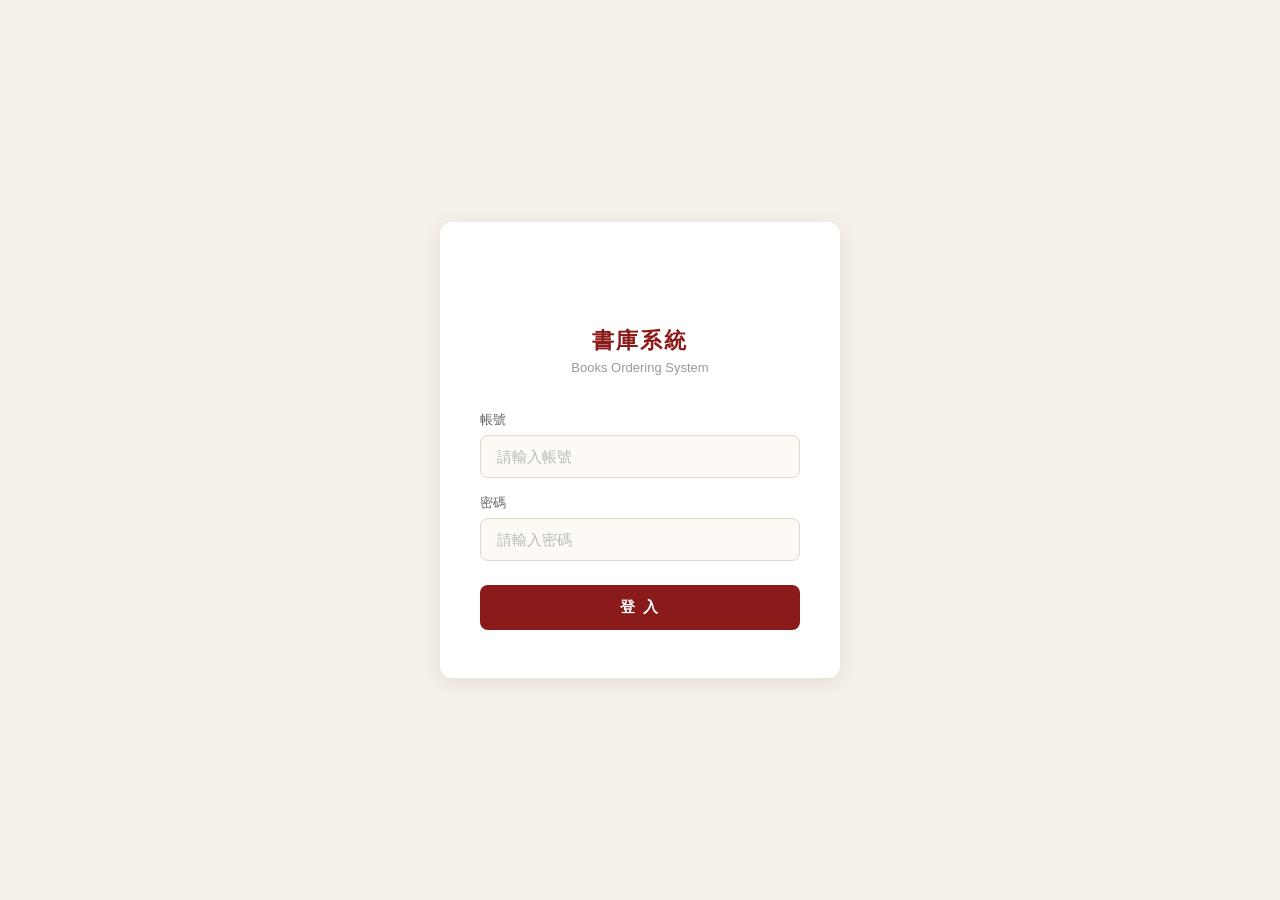
<file: src/main/resources/static/index.html>
<!DOCTYPE html>
<html lang="zh-TW">
<head>
  <meta charset="UTF-8" />
  <meta name="viewport" content="width=device-width, initial-scale=1.0" />
  <title>書庫系統</title>
  <link rel="stylesheet" href="css/style.css" />
  <link rel="stylesheet" href="https://cdnjs.cloudflare.com/ajax/libs/font-awesome/6.5.0/css/all.min.css" />
</head>
<body>

<!-- Header -->
<div class="header">
  <div class="header-left">
    <i class="fa-solid fa-book-bookmark" style="font-size:20px; color:#fff;"></i>
    <span class="header-title">書庫系統</span>
  </div>
  <div class="header-right">
    <div class="user-dropdown">
      <button class="user-toggle" id="user-toggle" onclick="toggleDropdown()">
        <i id="user-icon" class="fa-solid fa-user" style="font-size:15px;color:#F5C9C9;"></i>
        <span id="header-username"></span>
        <span class="arrow">▼</span>
      </button>
      <div class="dropdown-menu" id="dropdown-menu">
        <div class="dropdown-header">
          <div class="dropdown-label">目前登入</div>
          <div class="dropdown-username" id="dropdown-username"></div>
        </div>
        <button class="dropdown-item" onclick="handleLogout()">
          登出
        </button>
      </div>
    </div>
  </div>
</div>

<!-- 主內容 -->
<div class="main">

  <!-- 工具列 -->
  <div class="toolbar">
    <div class="search-wrapper">
      <input class="search-input" id="search-input" type="text" placeholder="搜尋書名、作者、出版社或 ISBN..." oninput="handleSearchInput()" />
      <button class="clear-btn" id="clear-btn" onclick="clearSearch()">✕</button>
    </div>
    <button class="search-btn" onclick="handleSearch()">搜尋</button>
    <button class="ai-entry-btn" onclick="openAiAssistant()" title="AI 書籍助理">
      <i class="fa-solid fa-headset"></i>
      AI 助理
    </button>
    <button class="add-btn" id="add-btn" onclick="openAddModal()">＋ 新增書籍</button>
    <div class="view-toggle">
      <button class="view-btn active" id="btn-grid" onclick="switchView('grid')" title="卡片模式">⊞</button>
      <button class="view-btn" id="btn-list" onclick="switchView('list')" title="清單模式">≡</button>
    </div>
  </div>

  <!-- 書籍卡片區 -->
  <div class="book-grid" id="book-grid"></div>

  <!-- 書籍清單區 -->
  <div id="book-list" style="display:none;">
    <table class="book-table">
      <thead>
      <tr>
        <th>書名</th>
        <th>作者</th>
        <th>出版社</th>
        <th>ISBN</th>
        <th>價格</th>
        <th id="th-actions" style="display:none;">連結</th>
      </tr>
      </thead>
      <tbody id="book-table-body"></tbody>
    </table>
  </div>

  <!-- 空狀態 -->
  <div class="empty-state" id="empty-state"></div>

  <!-- 分頁 -->
  <div class="pagination" id="pagination"></div>

</div>

<!-- 刪除確認 Modal -->
<div class="confirm-overlay" id="confirm-overlay">
  <div class="confirm-modal">
    <div class="confirm-icon">
      <svg width="24" height="24" viewBox="0 0 24 24" fill="none" stroke="#CC3333" stroke-width="2" stroke-linecap="round" stroke-linejoin="round">
        <polyline points="3 6 5 6 21 6"/>
        <path d="M19 6l-1 14a2 2 0 0 1-2 2H8a2 2 0 0 1-2-2L5 6"/>
        <path d="M10 11v6M14 11v6"/>
        <path d="M9 6V4a1 1 0 0 1 1-1h4a1 1 0 0 1 1 1v2"/>
      </svg>
    </div>
    <div class="confirm-title">確定要刪除這本書籍嗎？</div>
    <div class="confirm-desc">此操作無法復原，書籍資料將會永久刪除。</div>
    <div class="confirm-actions">
      <button class="confirm-cancel" onclick="closeConfirm()">取消</button>
      <button class="confirm-delete" onclick="confirmDelete()">確認刪除</button>
    </div>
  </div>
</div>

<!-- 新增／修改 Modal -->
<div class="modal-overlay" id="modal-overlay">
  <div class="modal">
    <div class="modal-title" id="modal-title">新增書籍</div>

    <div class="modal-form-group">
      <label>書名 *</label>
      <input type="text" id="f-title" placeholder="請輸入書名" />
    </div>
    <div class="modal-form-group">
      <label>作者 *</label>
      <input type="text" id="f-author" placeholder="請輸入作者" />
    </div>
    <div class="modal-form-group">
      <label>出版社 *</label>
      <input type="text" id="f-publisher" placeholder="請輸入出版社" />
    </div>
    <div class="modal-form-group">
      <label>ISBN *</label>
      <input type="text" id="f-isbn" placeholder="請輸入 ISBN" />
    </div>
    <div class="modal-form-group">
      <label>價格 *</label>
      <input type="number" id="f-price" placeholder="請輸入價格" min="0" />
    </div>
    <div class="modal-form-group">
      <label>書籍網址</label>
      <input type="url" id="f-url" placeholder="請輸入書籍相關網址" />
    </div>

    <div class="modal-error" id="modal-error"></div>

    <div class="modal-actions">
      <button class="modal-cancel" onclick="closeModal()">取消</button>
      <button class="modal-submit" onclick="handleSubmit()">確認送出</button>
    </div>
  </div>
</div>

<script src="js/config.js"></script>
<script src="js/apiService.js"></script>
<script src="js/book.js"></script>
</body>
</html>
</file>
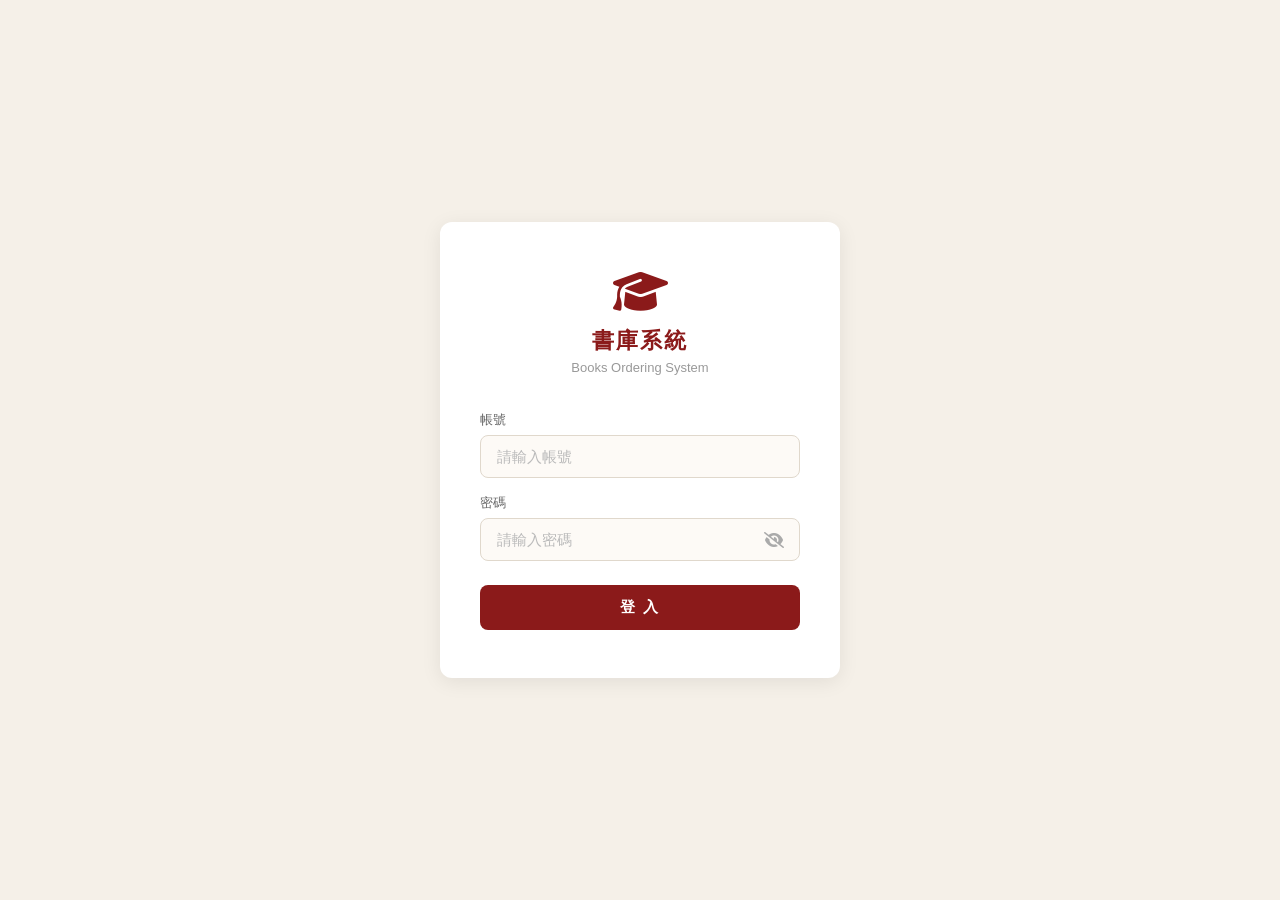
<file: src/main/resources/static/ai-book.html>
<!DOCTYPE html>
<html lang="zh-TW">
<head>
  <meta charset="UTF-8" />
  <meta name="viewport" content="width=device-width, initial-scale=1.0" />
  <title>書庫系統 - AI 助理</title>
  <link rel="stylesheet" href="css/style.css" />
  <link rel="stylesheet" href="https://cdnjs.cloudflare.com/ajax/libs/font-awesome/6.5.0/css/all.min.css" />
</head>
<body class="ai-page">

<div class="header">
  <div class="header-left">
    <button class="header-icon-btn" onclick="goBackToBooks()" title="返回書庫">
      <i class="fa-solid fa-arrow-left"></i>
    </button>
    <i class="fa-solid fa-headset" style="font-size:20px; color:#fff;"></i>
    <span class="header-title">AI 書籍助理</span>
  </div>
  <div class="header-right">
    <div class="user-dropdown">
      <button class="user-toggle" id="user-toggle" onclick="toggleDropdown()">
        <i id="user-icon" class="fa-solid fa-user" style="font-size:15px;color:#F5C9C9;"></i>
        <span id="header-username"></span>
        <span class="arrow">▼</span>
      </button>
      <div class="dropdown-menu" id="dropdown-menu">
        <div class="dropdown-header">
          <div class="dropdown-label">目前登入</div>
          <div class="dropdown-username" id="dropdown-username"></div>
        </div>
        <button class="dropdown-item" onclick="handleLogout()">
          登出
        </button>
      </div>
    </div>
  </div>
</div>

<main class="ai-shell">
  <section class="ai-panel">
    <div class="ai-panel-header">
      <div class="ai-agent-mark">
        <i class="fa-solid fa-book-open-reader"></i>
      </div>
      <div>
        <div class="ai-panel-title">書庫智能客服</div>
        <div class="ai-panel-status">
          <span class="ai-status-dot"></span>
          依目前書庫資料回答
        </div>
      </div>
    </div>

    <div class="ai-chat" id="ai-chat" aria-live="polite"></div>

    <div class="ai-suggestions" id="ai-suggestions">
      <button type="button" onclick="useSuggestion('請推薦適合初學者的書')">初學者書籍</button>
      <button type="button" onclick="useSuggestion('目前有哪些出版社的書？')">出版社整理</button>
      <button type="button" onclick="useSuggestion('請找價格較低的書')">價格查詢</button>
    </div>

    <form class="ai-input-bar" onsubmit="handleAiSubmit(event)" autocomplete="off">
      <textarea id="ai-question" rows="1" placeholder="輸入想詢問的書籍問題..." maxlength="300" autocomplete="off" spellcheck="false"></textarea>
      <button class="ai-send-btn" id="ai-send-btn" type="submit" title="送出問題">
        <i class="fa-solid fa-paper-plane"></i>
      </button>
    </form>
  </section>
</main>

<script src="js/config.js"></script>
<script src="js/apiService.js"></script>
<script src="js/aiBook.js"></script>
</body>
</html>
</file>
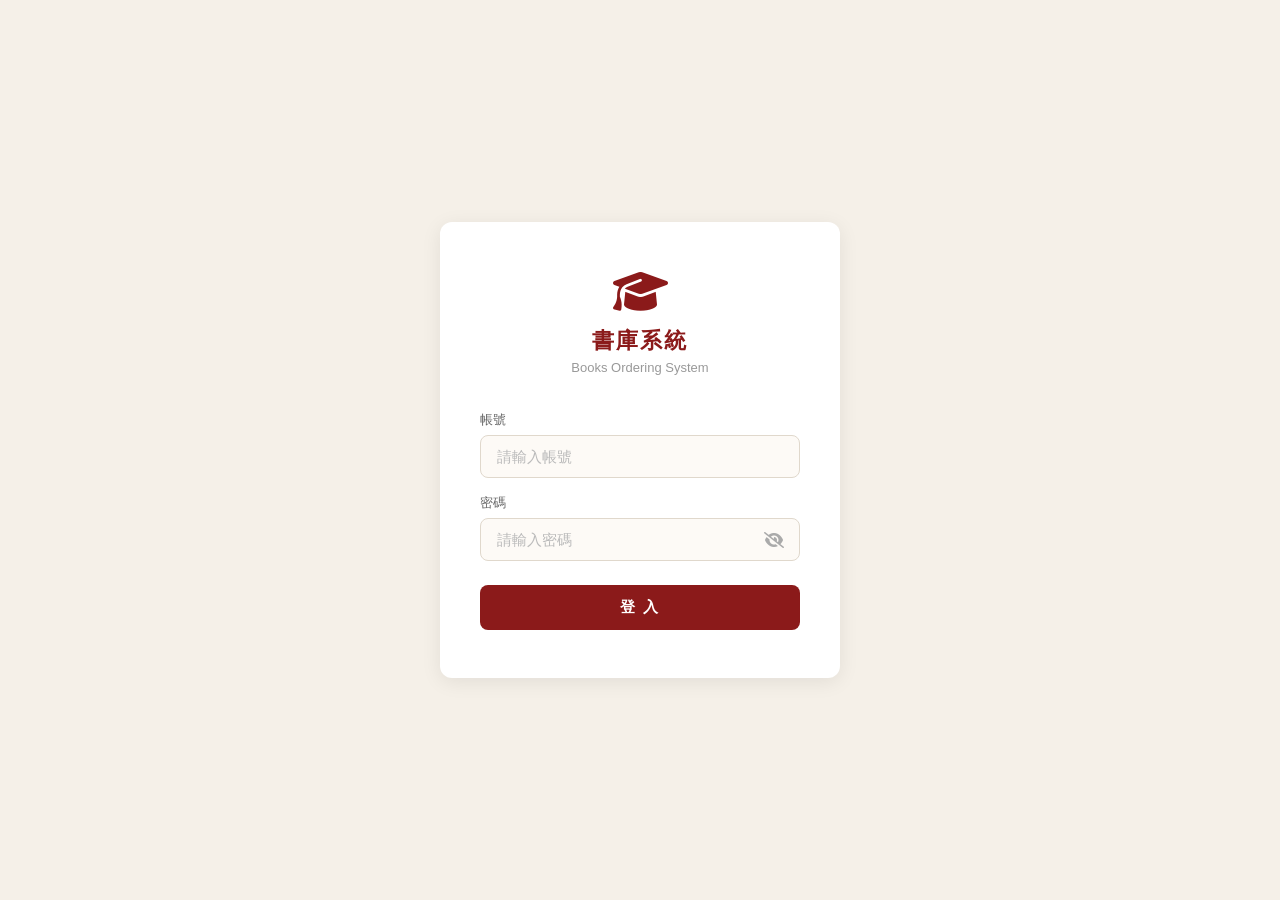
<file: src/main/resources/static/login.html>
<!DOCTYPE html>
<html lang="zh-TW">
<head>
  <meta charset="UTF-8" />
  <meta name="viewport" content="width=device-width, initial-scale=1.0" />
  <title>書庫系統 - 登入</title>
  <link rel="stylesheet" href="css/style.css" />
  <link rel="stylesheet" href="https://cdnjs.cloudflare.com/ajax/libs/font-awesome/6.5.0/css/all.min.css" />
</head>
<body class="login-page">

  <div class="login-card">

    <div class="logo-area">
      <div class="logo-icon">
        <i class="fa-solid fa-graduation-cap" style="font-size:44px; color:#8B1A1A;"></i>
      </div>
      <div class="logo-title">書庫系統</div>
      <div class="logo-subtitle">Books Ordering System</div>
    </div>

    <div class="form-group">
      <label for="username">帳號</label>
      <input type="text" id="username" placeholder="請輸入帳號" />
    </div>

    <div class="form-group">
      <label for="password">密碼</label>
      <div class="password-wrapper">
        <input type="password" id="password" placeholder="請輸入密碼" />
        <button class="toggle-password" type="button" onclick="togglePassword()" id="toggle-btn" aria-label="顯示或隱藏密碼"></button>
      </div>
    </div>

    <div class="error-message" id="error-message"></div>

    <button class="login-btn" id="login-btn">登 入</button>

  </div>

  <script src="js/config.js"></script>
  <script src="js/apiService.js"></script>
  <script src="js/auth.js"></script>
</body>
</html>
</file>
<file: src/main/resources/static/css/style.css>
/* ========== 共用樣式 ========== */
* {
  margin: 0;
  padding: 0;
  box-sizing: border-box;
}

body {
  font-family: 'Segoe UI', 'Microsoft JhengHei', sans-serif;
  background-color: #F5F0E8;
  min-height: 100vh;
}

/* ========== 登入頁面樣式 ========== */
body.login-page {
  display: flex;
  align-items: center;
  justify-content: center;
}
.login-card {
      background-color: #ffffff;
      border-radius: 12px;
      padding: 48px 40px;
      width: 100%;
      max-width: 400px;
      box-shadow: 0 4px 20px rgba(0, 0, 0, 0.08);
    }

    .logo-area {
      text-align: center;
      margin-bottom: 36px;
    }

    .logo-icon {
      margin-bottom: 12px;
      display: flex;
      justify-content: center;
    }

    .logo-title {
      font-size: 22px;
      font-weight: 700;
      color: #8B1A1A;
      letter-spacing: 2px;
    }

    .logo-subtitle {
      font-size: 13px;
      color: #999;
      margin-top: 4px;
    }

    .form-group {
      margin-bottom: 16px;
    }

    .form-group label {
      display: block;
      font-size: 13px;
      color: #666;
      margin-bottom: 6px;
    }

    .form-group input {
      width: 100%;
      padding: 12px 16px;
      border: 1.5px solid #E0D8CC;
      border-radius: 8px;
      font-size: 15px;
      color: #333;
      background-color: #FDFAF6;
      outline: none;
      transition: border-color 0.2s;
    }

    .form-group input:focus {
      border-color: #8B1A1A;
      background-color: #fff;
    }

    .form-group input::placeholder {
      color: #bbb;
    }

    .error-message {
      display: none;
      font-size: 13px;
      color: #CC3333;
      margin-bottom: 12px;
      padding-left: 2px;
    }

    .error-message.show {
      display: block;
    }

    .password-wrapper {
      position: relative;
    }

    .password-wrapper input {
      width: 100%;
      padding: 12px 44px 12px 16px;
      border: 1.5px solid #E0D8CC;
      border-radius: 8px;
      font-size: 15px;
      color: #333;
      background-color: #FDFAF6;
      outline: none;
      transition: border-color 0.2s;
    }

    .password-wrapper input:focus {
      border-color: #8B1A1A;
      background-color: #fff;
    }

    .toggle-password {
      position: absolute;
      right: 12px;
      top: 50%;
      transform: translateY(-50%);
      background: none;
      border: none;
      cursor: pointer;
      padding: 4px;
      color: #aaa;
      font-size: 18px;
      line-height: 1;
    }

    .toggle-password:hover {
      color: #8B1A1A;
    }
    .login-btn {
      width: 100%;
      padding: 13px;
      background-color: #8B1A1A;
      color: #ffffff;
      border: none;
      border-radius: 8px;
      font-size: 15px;
      font-weight: 600;
      letter-spacing: 2px;
      cursor: pointer;
      margin-top: 8px;
      transition: background-color 0.2s;
    }

    .login-btn:hover {
      background-color: #6E1414;
    }

    .login-btn:active {
      background-color: #5A1010;
    }

    .login-btn:disabled {
      background-color: #C49090;
      cursor: not-allowed;
    }

/* ========== 主頁面樣式 ========== */
* { margin: 0; padding: 0; box-sizing: border-box; }

    body {
      background-color: #F5F0E8;
      font-family: 'Segoe UI', 'Microsoft JhengHei', sans-serif;
      color: #333;
      min-height: 100vh;
    }

    /* ── Header ── */
    .header {
      background-color: #8B1A1A;
      padding: 0 32px;
      height: 60px;
      display: flex;
      align-items: center;
      justify-content: space-between;
    }

    .header-left {
      display: flex;
      align-items: center;
      gap: 10px;
    }

    .header-title {
      color: #fff;
      font-size: 18px;
      font-weight: 700;
      letter-spacing: 2px;
    }

    .header-right {
      display: flex;
      align-items: center;
      gap: 16px;
    }

    .header-username {
      color: #F5C9C9;
      font-size: 13px;
    }

    .user-dropdown {
      position: relative;
    }

    .user-toggle {
      background: transparent;
      border: 1px solid #F5C9C9;
      color: #F5C9C9;
      padding: 6px 14px;
      border-radius: 6px;
      font-size: 13px;
      cursor: pointer;
      transition: all 0.2s;
      display: flex;
      align-items: center;
      gap: 6px;
    }

    .user-toggle:hover {
      background: rgba(255,255,255,0.15);
      color: #fff;
      border-color: #fff;
    }

    .user-toggle .arrow {
      font-size: 10px;
      transition: transform 0.2s;
    }

    .user-toggle.open .arrow {
      transform: rotate(180deg);
    }

    .dropdown-menu {
      display: none;
      position: absolute;
      top: calc(100% + 8px);
      right: 0;
      background: #fff;
      border-radius: 8px;
      box-shadow: 0 4px 16px rgba(0,0,0,0.12);
      min-width: 160px;
      overflow: hidden;
      z-index: 50;
    }

    .dropdown-menu.show {
      display: block;
    }

    .dropdown-header {
      padding: 12px 16px 8px;
      border-bottom: 1px solid #F0EBE0;
    }

    .dropdown-label {
      font-size: 11px;
      color: #aaa;
      margin-bottom: 2px;
    }

    .dropdown-username {
      font-size: 14px;
      font-weight: 600;
      color: #333;
    }

    .dropdown-item {
      display: flex;
      align-items: center;
      gap: 8px;
      padding: 10px 16px;
      font-size: 13px;
      color: #CC3333;
      cursor: pointer;
      transition: background 0.2s;
      border: none;
      background: none;
      width: 100%;
      text-align: left;
    }

    .dropdown-item:hover {
      background: #FFF0F0;
    }

    /* ── 主內容區 ── */
    .main {
      max-width: 1100px;
      margin: 0 auto;
      padding: 32px 24px;
    }

    /* ── 工具列 ── */
    .toolbar {
      display: flex;
      align-items: center;
      gap: 12px;
      margin-bottom: 24px;
      flex-wrap: wrap;
    }

    .search-input {
      flex: 1;
      min-width: 200px;
      padding: 10px 16px;
      border: 1.5px solid #E0D8CC;
      border-radius: 8px;
      font-size: 14px;
      background: #fff;
      outline: none;
      transition: border-color 0.2s;
    }

    .search-input:focus {
      border-color: #8B1A1A;
    }

    .search-wrapper {
      flex: 1;
      min-width: 200px;
      position: relative;
      display: flex;
      align-items: center;
    }

    .search-wrapper .search-input {
      width: 100%;
      padding-right: 36px;
    }

    .clear-btn {
      position: absolute;
      right: 10px;
      background: none;
      border: none;
      cursor: pointer;
      color: #aaa;
      font-size: 16px;
      line-height: 1;
      padding: 4px;
      display: none;
      align-items: center;
      justify-content: center;
      border-radius: 50%;
      transition: color 0.2s;
    }

    .clear-btn:hover { color: #8B1A1A; }

    .search-btn {
      padding: 10px 20px;
      background: #8B1A1A;
      color: #fff;
      border: none;
      border-radius: 8px;
      font-size: 14px;
      cursor: pointer;
      transition: background 0.2s;
    }

    .search-btn:hover { background: #6E1414; }

    .ai-entry-btn {
      padding: 10px 16px;
      background: #123C46;
      color: #fff;
      border: none;
      border-radius: 8px;
      font-size: 14px;
      cursor: pointer;
      transition: background 0.2s;
      display: flex;
      align-items: center;
      gap: 8px;
      white-space: nowrap;
    }

    .ai-entry-btn:hover {
      background: #0B2E36;
    }

    .add-btn {
      padding: 10px 20px;
      background: #fff;
      color: #8B1A1A;
      border: 1.5px solid #8B1A1A;
      border-radius: 8px;
      font-size: 14px;
      cursor: pointer;
      transition: all 0.2s;
      display: none;
    }

    .add-btn:hover {
      background: #8B1A1A;
      color: #fff;
    }

    /* ── 書籍卡片區 ── */
    .book-grid {
      display: grid;
      grid-template-columns: repeat(auto-fill, minmax(280px, 1fr));
      gap: 20px;
    }

    .book-card {
      background: #fff;
      border-radius: 10px;
      padding: 20px;
      box-shadow: 0 2px 8px rgba(0,0,0,0.06);
      display: flex;
      flex-direction: row;
      gap: 16px;
    }

    .book-content {
      flex: 1;
      display: flex;
      flex-direction: column;
      gap: 6px;
      min-width: 0;
    }

    .book-title {
      font-size: 16px;
      font-weight: 700;
      color: #8B1A1A;
      line-height: 1.4;
      white-space: nowrap;
      overflow: hidden;
      text-overflow: ellipsis;
      cursor: default;
    }

    .book-author {
      font-size: 13px;
      color: #666;
    }

    .book-info {
      font-size: 12px;
      color: #999;
      line-height: 1.8;
    }

    .book-price {
      font-size: 15px;
      font-weight: 700;
      color: #333;
      margin-top: 4px;
    }

    .book-card {
      position: relative;
    }

    .book-card:hover .book-actions-hover {
      opacity: 1;
    }

    .book-actions {
      display: none;
      gap: 8px;
      margin-top: 8px;
    }

    .book-actions-hover {
      position: absolute;
      bottom: 0;
      left: 0;
      right: 0;
      display: flex;
      gap: 0;
      opacity: 0;
      transition: opacity 0.2s;
      border-radius: 0 0 10px 10px;
      overflow: hidden;
    }

    .edit-btn, .delete-btn {
      flex: 1;
      padding: 10px;
      cursor: pointer;
      border: none;
      transition: all 0.2s;
      border-radius: 0;
      display: flex;
      align-items: center;
      justify-content: center;
    }

    .edit-btn {
      background: rgba(139, 26, 26, 0.88);
      color: #fff;
    }

    .edit-btn:hover { background: rgba(139, 26, 26, 1); }

    .delete-btn {
      background: rgba(180, 40, 40, 0.88);
      color: #fff;
    }

    .delete-btn:hover { background: rgba(180, 40, 40, 1); }

    .book-table .edit-btn,
    .book-table .delete-btn {
      flex: none;
      padding: 6px 8px;
      border-radius: 6px;
      background: none;
      color: #aaa;
      border: 1px solid #E0D8CC;
    }

    .book-table .edit-btn:hover { background: #F5F0E8; color: #8B1A1A; border-color: #8B1A1A; }
    .book-table .delete-btn:hover { background: #FFF0F0; color: #CC3333; border-color: #FFCCCC; }

    /* ── 切換按鈕 ── */
    .view-toggle {
      display: flex;
      border: 1.5px solid #E0D8CC;
      border-radius: 8px;
      overflow: hidden;
    }

    .view-btn {
      padding: 9px 14px;
      background: #fff;
      border: none;
      cursor: pointer;
      font-size: 16px;
      color: #aaa;
      transition: all 0.2s;
    }

    .view-btn.active {
      background: #8B1A1A;
      color: #fff;
    }

    .view-btn:hover:not(.active) {
      background: #F5F0E8;
      color: #8B1A1A;
    }

    /* ── 清單模式 ── */
    .book-table {
      width: 100%;
      border-collapse: collapse;
      background: #fff;
      border-radius: 10px;
      overflow: hidden;
      box-shadow: 0 2px 8px rgba(0,0,0,0.06);
    }

    .book-table th {
      background: #8B1A1A;
      color: #fff;
      padding: 12px 16px;
      font-size: 13px;
      font-weight: 600;
      text-align: left;
    }

    .book-table td {
      padding: 12px 16px;
      font-size: 13px;
      color: #333;
      border-bottom: 1px solid #F0EBE0;
    }

    .book-table tr:last-child td {
      border-bottom: none;
    }

    .book-table tr:hover td {
      background: #FDF9F4;
    }

    .book-table .td-actions {
      display: flex;
      gap: 6px;
    }

    .book-table .edit-btn, .book-table .delete-btn {
      padding: 6px 8px;
      font-size: 13px;
    }

    /* ── 空狀態 ── */
    .empty-state {
      text-align: center;
      padding: 60px 0;
      color: #aaa;
      font-size: 15px;
      display: none;
    }

    /* ── 刪除確認 Modal ── */
    .confirm-overlay {
      display: none;
      position: fixed;
      inset: 0;
      background: rgba(0,0,0,0.4);
      z-index: 200;
      align-items: center;
      justify-content: center;
    }

    .confirm-overlay.show {
      display: flex;
    }

    .confirm-modal {
      background: #fff;
      border-radius: 12px;
      padding: 32px;
      width: 100%;
      max-width: 360px;
      margin: 16px;
      text-align: center;
    }

    .confirm-icon {
      width: 48px;
      height: 48px;
      background: #FFF0F0;
      border-radius: 50%;
      display: flex;
      align-items: center;
      justify-content: center;
      margin: 0 auto 16px;
    }

    .confirm-title {
      font-size: 16px;
      font-weight: 700;
      color: #333;
      margin-bottom: 8px;
    }

    .confirm-desc {
      font-size: 13px;
      color: #999;
      margin-bottom: 24px;
      line-height: 1.6;
    }

    .confirm-actions {
      display: flex;
      gap: 10px;
    }

    .confirm-cancel {
      flex: 1;
      padding: 11px;
      background: #F5F0E8;
      color: #666;
      border: 1px solid #E0D8CC;
      border-radius: 8px;
      font-size: 14px;
      cursor: pointer;
      transition: background 0.2s;
    }

    .confirm-cancel:hover { background: #E8E0D0; }

    .confirm-delete {
      flex: 1;
      padding: 11px;
      background: #CC3333;
      color: #fff;
      border: none;
      border-radius: 8px;
      font-size: 14px;
      font-weight: 600;
      cursor: pointer;
      transition: background 0.2s;
    }

    .confirm-delete:hover { background: #AA2222; }

    /* ── Modal 背景 ── */
    .modal-overlay {
      display: none;
      position: fixed;
      inset: 0;
      background: rgba(0,0,0,0.4);
      z-index: 100;
      align-items: center;
      justify-content: center;
    }

    .modal-overlay.show {
      display: flex;
    }

    /* ── Modal 視窗 ── */
    .modal {
      background: #fff;
      border-radius: 12px;
      padding: 32px;
      width: 100%;
      max-width: 480px;
      margin: 16px;
    }

    .modal-title {
      font-size: 18px;
      font-weight: 700;
      color: #8B1A1A;
      margin-bottom: 24px;
    }

    .modal-form-group {
      margin-bottom: 16px;
    }

    .modal-form-group label {
      display: block;
      font-size: 13px;
      color: #666;
      margin-bottom: 6px;
    }

    .modal-form-group input {
      width: 100%;
      padding: 10px 14px;
      border: 1.5px solid #E0D8CC;
      border-radius: 8px;
      font-size: 14px;
      background: #FDFAF6;
      outline: none;
      transition: border-color 0.2s;
    }

    .modal-form-group input:focus {
      border-color: #8B1A1A;
      background: #fff;
    }

    .modal-error {
      display: none;
      font-size: 13px;
      color: #CC3333;
      margin-bottom: 12px;
    }

    .modal-error.show { display: block; }

    .modal-actions {
      display: flex;
      gap: 10px;
      margin-top: 24px;
    }

    .modal-cancel {
      flex: 1;
      padding: 11px;
      background: #F5F0E8;
      color: #666;
      border: 1px solid #E0D8CC;
      border-radius: 8px;
      font-size: 14px;
      cursor: pointer;
      transition: background 0.2s;
    }

    .modal-cancel:hover { background: #E8E0D0; }

    .modal-submit {
      flex: 1;
      padding: 11px;
      background: #8B1A1A;
      color: #fff;
      border: none;
      border-radius: 8px;
      font-size: 14px;
      font-weight: 600;
      cursor: pointer;
      transition: background 0.2s;
    }

    .modal-submit:hover { background: #6E1414; }

/* ========== AI 書籍助理 ========== */
body.ai-page {
  background:
    linear-gradient(180deg, rgba(18, 60, 70, 0.08), rgba(245, 240, 232, 0) 240px),
    #F5F0E8;
}

.header-icon-btn {
  width: 34px;
  height: 34px;
  border: 1px solid rgba(255,255,255,0.42);
  border-radius: 8px;
  background: transparent;
  color: #fff;
  cursor: pointer;
  display: flex;
  align-items: center;
  justify-content: center;
  transition: background 0.2s, border-color 0.2s;
}

.header-icon-btn:hover {
  background: rgba(255,255,255,0.14);
  border-color: #fff;
}

.ai-shell {
  width: 100%;
  max-width: 960px;
  margin: 0 auto;
  padding: 28px 20px;
  min-height: calc(100vh - 60px);
  display: flex;
}

.ai-panel {
  width: 100%;
  min-height: calc(100vh - 116px);
  background: #fff;
  border: 1px solid #E4DCCD;
  border-radius: 8px;
  box-shadow: 0 8px 28px rgba(42, 35, 28, 0.08);
  display: flex;
  flex-direction: column;
  overflow: hidden;
}

.ai-panel-header {
  min-height: 76px;
  padding: 16px 20px;
  border-bottom: 1px solid #F0EBE0;
  background: #FBF8F3;
  display: flex;
  align-items: center;
  gap: 12px;
}

.ai-agent-mark {
  width: 44px;
  height: 44px;
  border-radius: 8px;
  background: #123C46;
  color: #fff;
  display: flex;
  align-items: center;
  justify-content: center;
  font-size: 18px;
  flex: 0 0 auto;
}

.ai-panel-title {
  font-size: 17px;
  font-weight: 700;
  color: #242424;
}

.ai-panel-status {
  margin-top: 4px;
  font-size: 12px;
  color: #777;
  display: flex;
  align-items: center;
  gap: 6px;
}

.ai-status-dot {
  width: 8px;
  height: 8px;
  border-radius: 50%;
  background: #2E8B57;
  box-shadow: 0 0 0 3px rgba(46, 139, 87, 0.14);
}

.ai-chat {
  flex: 1;
  padding: 22px;
  overflow-y: auto;
  background: #FFFCF8;
  display: flex;
  flex-direction: column;
  gap: 16px;
}

.ai-message-row {
  display: flex;
  gap: 10px;
  align-items: flex-end;
  max-width: 82%;
}

.ai-message-row.user {
  align-self: flex-end;
  flex-direction: row-reverse;
}

.ai-message-row.assistant {
  align-self: flex-start;
}

.ai-avatar {
  width: 34px;
  height: 34px;
  border-radius: 50%;
  display: flex;
  align-items: center;
  justify-content: center;
  flex: 0 0 auto;
  font-size: 14px;
}

.ai-message-row.assistant .ai-avatar {
  background: #123C46;
  color: #fff;
}

.ai-message-row.user .ai-avatar {
  background: #F2E7D8;
  color: #8B1A1A;
}

.ai-bubble {
  padding: 12px 14px;
  border-radius: 8px;
  font-size: 14px;
  line-height: 1.7;
  white-space: pre-wrap;
  overflow-wrap: anywhere;
  box-shadow: 0 2px 8px rgba(0,0,0,0.04);
}

.ai-message-row.assistant .ai-bubble {
  background: #fff;
  color: #333;
  border: 1px solid #E8DFD2;
  border-bottom-left-radius: 2px;
}

.ai-message-row.user .ai-bubble {
  background: #8B1A1A;
  color: #fff;
  border-bottom-right-radius: 2px;
}

.ai-suggestions {
  padding: 12px 18px 0;
  background: #fff;
  border-top: 1px solid #F0EBE0;
  display: flex;
  gap: 8px;
  flex-wrap: wrap;
}

.ai-suggestions button {
  border: 1px solid #D8CDBC;
  background: #FBF8F3;
  color: #555;
  border-radius: 999px;
  padding: 7px 12px;
  font-size: 12px;
  cursor: pointer;
  transition: all 0.2s;
}

.ai-suggestions button:hover:not(:disabled) {
  border-color: #123C46;
  color: #123C46;
  background: #F4FAF9;
}

.ai-suggestions button:disabled {
  opacity: 0.5;
  cursor: not-allowed;
}

.ai-input-bar {
  padding: 14px 18px 18px;
  background: #fff;
  display: flex;
  gap: 10px;
  align-items: flex-end;
}

.ai-input-bar textarea {
  flex: 1;
  resize: none;
  min-height: 44px;
  max-height: 120px;
  padding: 12px 14px;
  border: 1.5px solid #D8CDBC;
  border-radius: 8px;
  font-size: 14px;
  line-height: 1.45;
  font-family: inherit;
  outline: none;
  background: #FDFAF6;
}

.ai-input-bar textarea:focus {
  border-color: #123C46;
  background: #fff;
}

.ai-send-btn {
  width: 44px;
  height: 44px;
  border: none;
  border-radius: 8px;
  background: #123C46;
  color: #fff;
  cursor: pointer;
  display: flex;
  align-items: center;
  justify-content: center;
  flex: 0 0 auto;
  transition: background 0.2s, opacity 0.2s;
}

.ai-send-btn:hover:not(:disabled) {
  background: #0B2E36;
}

.ai-send-btn:disabled {
  opacity: 0.55;
  cursor: not-allowed;
}

.ai-loading {
  min-width: 58px;
  display: flex;
  gap: 5px;
  align-items: center;
}

.ai-loading span {
  width: 7px;
  height: 7px;
  border-radius: 50%;
  background: #8B1A1A;
  opacity: 0.45;
  animation: aiTyping 1s infinite ease-in-out;
}

.ai-loading span:nth-child(2) {
  animation-delay: 0.15s;
}

.ai-loading span:nth-child(3) {
  animation-delay: 0.3s;
}

@keyframes aiTyping {
  0%, 80%, 100% {
    transform: translateY(0);
    opacity: 0.35;
  }
  40% {
    transform: translateY(-4px);
    opacity: 1;
  }
}

/* ========== 手機版 RWD ========== */
@media (max-width: 768px) {

  .main {
    padding: 16px 12px;
  }

  .toolbar {
    flex-wrap: wrap;
    gap: 8px;
  }

  .search-wrapper {
    min-width: 0;
  }

  /* 手機隱藏切換按鈕 */
  .view-toggle {
    display: none;
  }

  /* 手機強制卡片模式 */
  #book-list {
    display: none !important;
  }

  #book-grid {
    grid-template-columns: 1fr !important;
  }

  .book-card {
    flex-direction: column;
  }

  .book-right {
    flex-direction: row;
    justify-content: space-between;
    align-items: center;
    width: 100%;
  }

  .modal {
    padding: 24px 16px;
  }

  .header {
    padding: 0 16px;
  }

  .header-title {
    font-size: 15px;
  }

  .ai-entry-btn,
  .search-btn,
  .add-btn {
    padding-left: 12px;
    padding-right: 12px;
  }

  .ai-shell {
    padding: 12px;
    min-height: calc(100vh - 60px);
  }

  .ai-panel {
    min-height: calc(100vh - 84px);
  }

  .ai-chat {
    padding: 16px 12px;
  }

  .ai-message-row {
    max-width: 94%;
  }

  .ai-avatar {
    width: 30px;
    height: 30px;
    font-size: 12px;
  }

  .ai-bubble {
    font-size: 13px;
  }

  .ai-suggestions {
    padding: 10px 12px 0;
  }

  .ai-input-bar {
    padding: 12px;
  }
}

    .link-btn {
      flex: none;
      padding: 6px 8px;
      border-radius: 6px;
      background: none;
      color: #aaa;
      border: 1px solid #E0D8CC;
      cursor: pointer;
      transition: all 0.2s;
      display: flex;
      align-items: center;
      justify-content: center;
    }

    .link-btn:hover {
      background: #F5F0E8;
      color: #8B1A1A;
      border-color: #8B1A1A;
    }

/* ========== 分頁 ========== */
.pagination {
  display: flex;
  justify-content: center;
  align-items: center;
  gap: 6px;
  margin-top: 28px;
  flex-wrap: wrap;
}

.page-btn {
  min-width: 36px;
  height: 36px;
  padding: 0 10px;
  border: 1.5px solid #E0D8CC;
  border-radius: 8px;
  background: #fff;
  color: #333;
  font-size: 14px;
  cursor: pointer;
  transition: all 0.2s;
  display: flex;
  align-items: center;
  justify-content: center;
}

.page-btn:hover:not(.active):not(.dots) {
  background: #F5F0E8;
  border-color: #8B1A1A;
  color: #8B1A1A;
}

.page-btn.active {
  background: #8B1A1A;
  border-color: #8B1A1A;
  color: #fff;
  font-weight: 600;
}

.page-btn.dots {
  border: none;
  background: none;
  cursor: default;
  color: #aaa;
}

.page-btn:disabled {
  opacity: 0.4;
  cursor: not-allowed;
}
</file>
